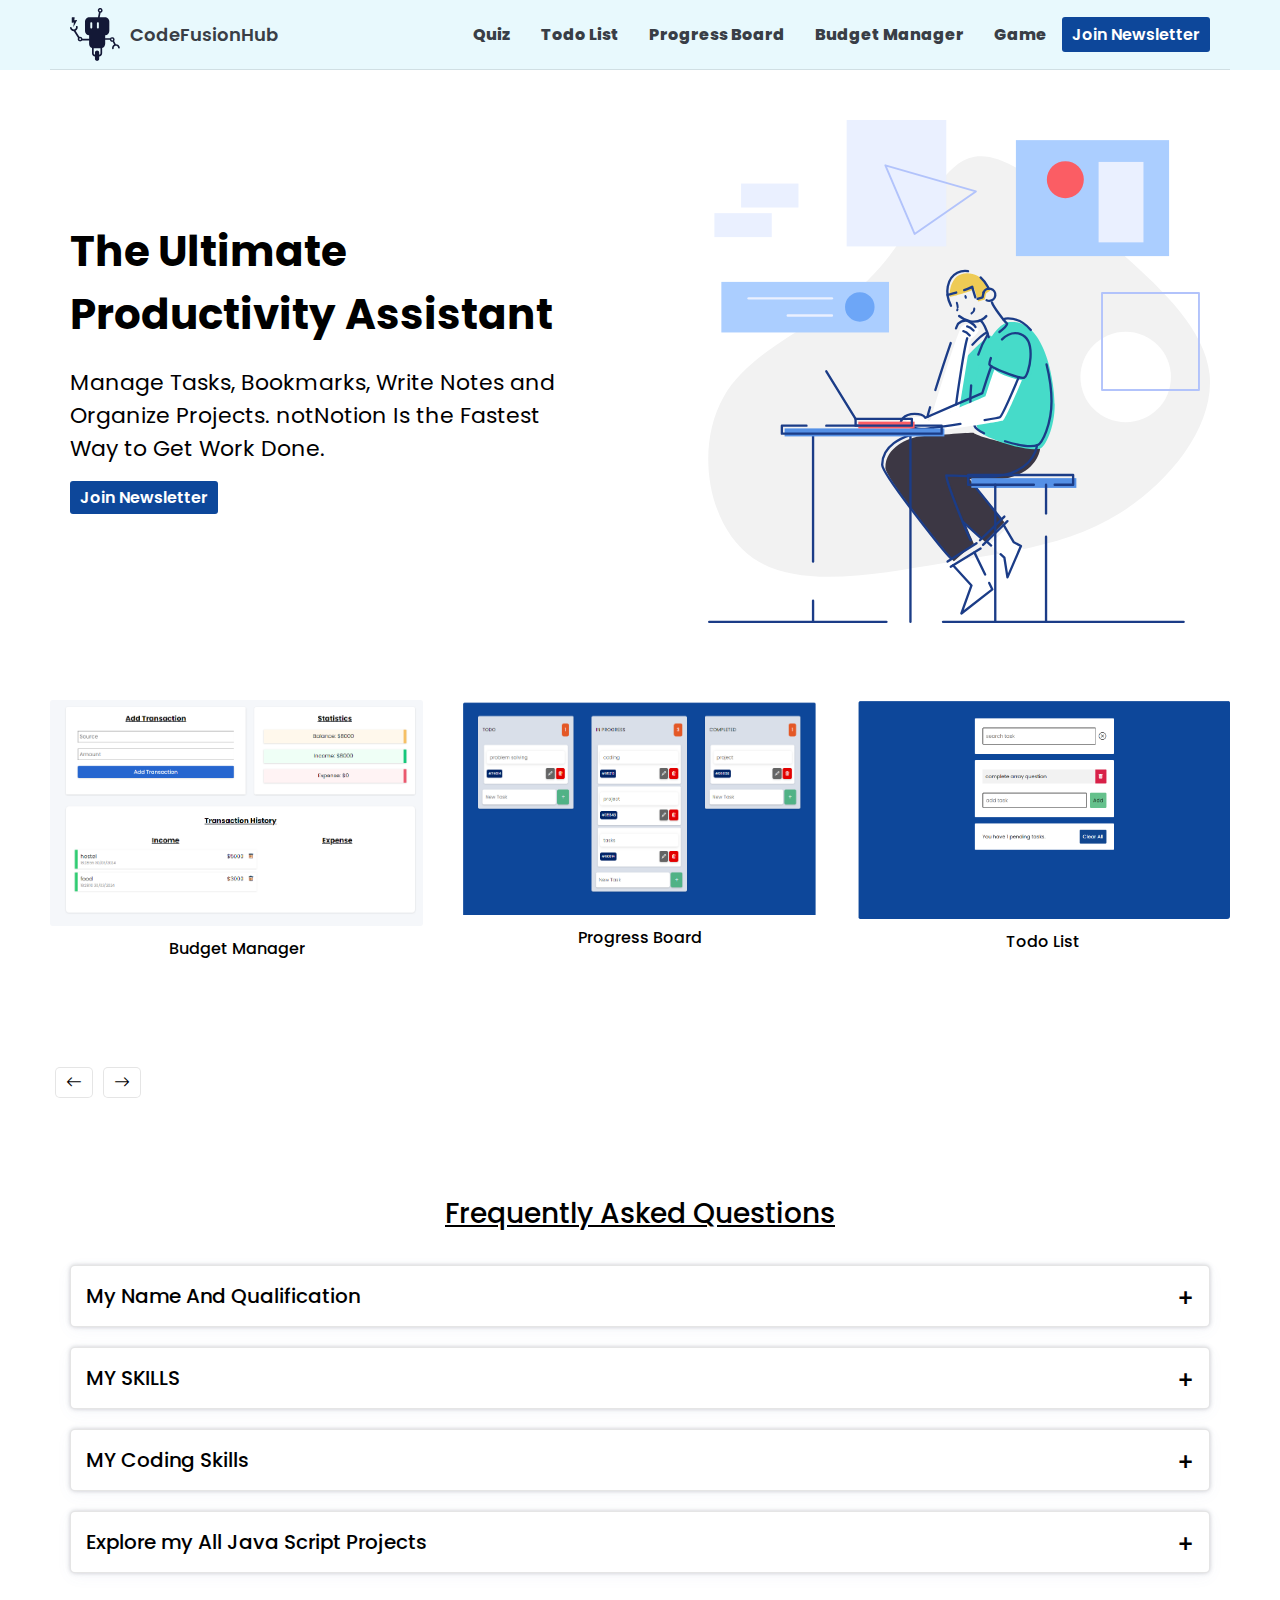
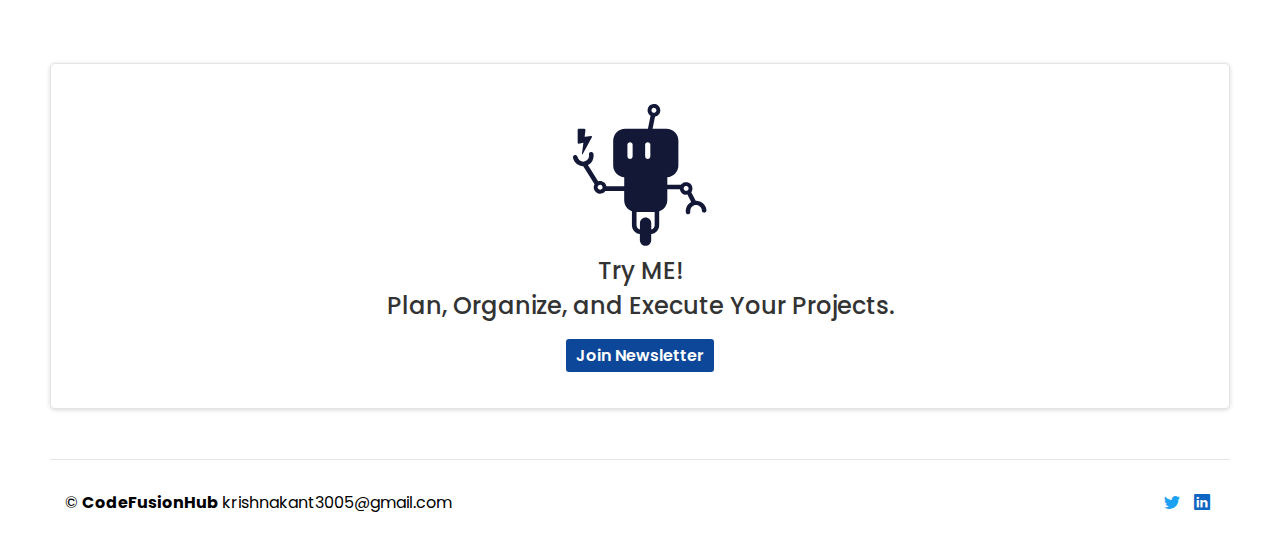
<file: index.html>
<!DOCTYPE html>
<html lang="en">
<head>
    <meta charset="UTF-8">
    <meta http-equiv="X-UA-Compatible" content="IE=edge">
    <meta name="viewport" content="width=device-width, initial-scale=1.0">
    <title>CodeFusionHub - The Ultimate Productivity Assistant</title>

    <link rel="icon" type="image/x-icon" href="./images/favicon.ico">
    <link rel="stylesheet" href="https://unpkg.com/swiper@8/swiper-bundle.min.css"/>
    <link rel="stylesheet" href="./master.css">
</head>
<body>

    <header class="header">
        <div class="container">
            <div class="navbar">
                <a href="/" class="logo">
                    <img src="/images/newlogo.svg" alt="notNotion">
                    <span>CodeFusionHub</span>
                </a>
                <nav>
                    <ul class="nav-items">
                        <li>
                            <a href="/quiz">Quiz</a>
                        </li>
                       
                        <li>
                            <a href="/todo-list">Todo List</a>
                        </li>
                        <li>
                            <a href="/progress-board">Progress Board</a>
                        </li>
                        <li>
                            <a href="/budget-manager">Budget Manager</a>
                        </li>
                        <li>
                            <a href="/0&x game/">Game</a>
                        </li>
                       
                        <span class="newsletter">Join Newsletter</span>
                    </ul>
                </nav>
                <div class="hamburger">
                    <span class="bar"></span>
                    <span class="bar"></span>
                    <span class="bar"></span>
                </div>
            </div>
        </div>
    </header>

    <main>
        <div class="container">
            <!-- 1 -->
            <section class="homepage">
                <div class="text-wrap">
                    <h1 class="title">The Ultimate Productivity Assistant</h1>
                    <h2 class="subtitle">Manage Tasks, Bookmarks, Write Notes and Organize Projects. notNotion Is the Fastest Way to Get Work Done.</h2>
                    <p><span class="newsletter">Join Newsletter</span></p>
                </div>
                <div class="visual-wrap">
                    <img src="./images/productive.svg" alt="Code Fusion Hub">
                </div>
            </section>

              <!-- 2 -->
            <section class="carousel">
                <!-- Swiper -->
                <div class="swiper mySwiper">
                    <div class="swiper-wrapper">
                    <div class="swiper-slide">
                        <img src="./images/budget$.png" alt="">
                        <p>Budget Manager</p>
                    </div>
                    <div class="swiper-slide">
                        <img src="./images/Task2.png" alt="">
                        <p>Progress Board</p>
                    </div>
                   
                    <div class="swiper-slide">
                        <img src="./images/todo.png" alt="">
                        <p>Todo List</p>
                    </div>
                    <div class="swiper-slide">
                        <img src="./images/quizimage.png" alt="">
                        <p>Quiz</p>
                    </div>
                    <div class="swiper-slide">
                        <img src="./images/tic-tac-toe.png" alt="">
                        <p>Game</p>
                    </div>
                    </div>
                    
                    <!-- <div class="swiper-pagination"></div> -->
                </div>
                <div class="swiper-button-wrapper">
                    <div class="swiper-prev">
                        <i class="bi bi-arrow-left"></i>
                    </div>
                    <div class="swiper-next">
                        <i class="bi bi-arrow-right"></i>
                    </div>
                </div>
            </section>
            <!-- 3 -->
            <section class="accordions">
                <p class="faq">Frequently Asked Questions</p>
                <div class="accordion">
                    <div class="title">My Name And Qualification</div>
                    <div class="content">Krishna Kant Choubey <b>B.TECH. Computer Science and Engineering (CSE)</b></div>
                </div>
                <div class="accordion">
                    <div class="title">MY SKILLS</div>
                    <div class="content"><b>C,C++,JAVA Script,SQL,HTML,CSS,TAILWind CSS, BOOTSTARP, REACT JS,NODE JS, Express.</b></div>
                </div>
                <div class="accordion">
                    <div class="title">MY Coding Skills</div>
                    <div class="content">Solve More than 200+ Question on LeetCode And GFG Still IN Progress.</div>
                </div>
                <div class="accordion">
                    <div class="title">Explore my All Java Script Projects</div>
                    <div class="content">Manage Tasks, Bookmarks, Write Notes and Organize Projects. notNotion Is the Fastest Way to Get Work Done.</div>
                </div>
            </section>

            <section class="tagline">
                <img src="./images/newlogo.svg" alt="Code Fusion Hub">
                <p class="main">Try ME!</p>
                <p class="sub">Plan, Organize, and Execute Your Projects.</p>
                <span class="newsletter">Join Newsletter</span>
            </section>

        </div>
    </main>

    <footer>
        <div class="container">
            <div class="footer">
                <div class="brand-name">
                    <span>© <b>CodeFusionHub</b> krishnakant3005@gmail.com</span>
                </div>
                <div class="social-icons">
                    <i  href="https://twitter.com/Krrish_2002" class="bi bi-twitter social"></i>
                    <i href="https://www.linkedin.com/in/krishna-kant-choubey/" class="bi bi-linkedin social"></i>
 
                </div>
            </div>
        </div>
        <!-- Modal section hidden -->
        <section class="modal">
            <div class="newsletter-modal">
                <p>Join Newsletter Now!</p>
                <form>
                    <input type="text" name="name" placeholder="Name" autocomplete="off">
                    <input type="email" name="email" placeholder="Email" autocomplete="off">
                    <input type="submit" value="Submit">
                </form>
                <i class="bi bi-x-lg close"></i>
            </div>
        </section>
    </footer>    

    <script src="https://unpkg.com/swiper@8/swiper-bundle.min.js"></script>
    <script src="./main.js"></script>
</body>
</html>
</file>
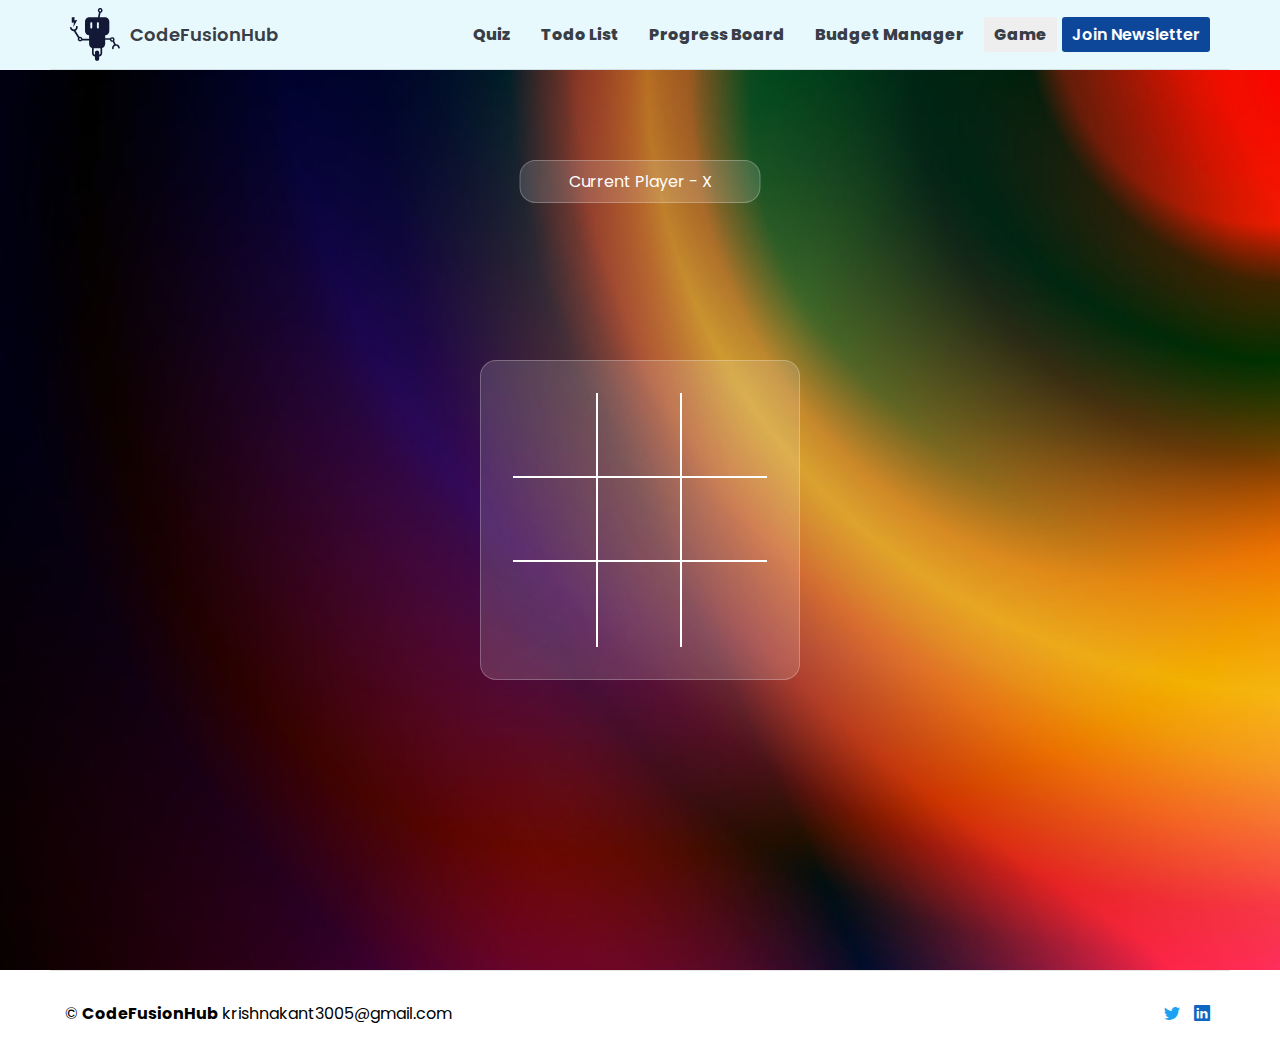
<file: 0&x game/index.html>
<!DOCTYPE html>
<html lang="en">
<head>
    <meta charset="UTF-8">
    <meta http-equiv="X-UA-Compatible" content="IE=edge">
    <meta name="viewport" content="width=device-width, initial-scale=1.0">
    <title>CodeFusionHub - The Ultimate Productivity Assistant</title>

    <link rel="icon" type="image/x-icon" href="../images/newlogo.svg">

    <link rel="preconnect" href="https://fonts.googleapis.com" />
    <link rel="preconnect" href="https://fonts.gstatic.com" crossorigin />
    <link
      href="https://fonts.googleapis.com/css2?family=Poppins:wght@200;300;400;500;600;700&display=swap"
      rel="stylesheet"
    />
    <link rel="stylesheet" href="/master.css">
    <link rel="stylesheet" href="styles.css">
</head>
<body>
    <header class="header">
        <div class="container">
            <div class="navbar">
                <a href="/" class="logo">
                    <img src="/images/newlogo.svg" alt="notNotion">
                    <span>CodeFusionHub</span>
                </a>
                <nav>
                    <ul class="nav-items">
                        <li>
                            <a href="/quiz">Quiz</a>
                        </li>
                        <li>
                            <a href="/todo-list">Todo List</a>
                        </li>
                        <li>
                            <a href="/progress-board">Progress Board</a>
                        </li>
                        <li>
                            <a href="/budget-manager">Budget Manager</a>
                        </li>
                        <li class="active">
                            <a href="/0&x game/">Game</a>
                        </li>
                        <span class="newsletter">Join Newsletter</span>
                    </ul>
                </nav>
                <div class="hamburger">
                    <span class="bar"></span>
                    <span class="bar"></span>
                    <span class="bar"></span>
                </div>
            </div>
        </div>
    </header>
    <div class="wrapper">

        <p class="game-info"></p>

        <div class="tic-tac-toe">
            <div class="box box1"></div>
            <div class="box box2"></div>
            <div class="box box3"></div>
            <div class="box box4"></div>
            <div class="box box5"></div>
            <div class="box box6"></div>
            <div class="box box7"></div>
            <div class="box box8"></div>
            <div class="box box9"></div>
        </div>

        <button class="btn">New Game</button>
    </div>
    <footer>
        <div class="container">
            <div class="footer">
                <div class="brand-name">
                    <span>© <b>CodeFusionHub</b> krishnakant3005@gmail.com</span>
                </div>
                <div class="social-icons">
                    <i  href="https://twitter.com/Krrish_2002" class="bi bi-twitter social"></i>
                    <i href="https://www.linkedin.com/in/krishna-kant-choubey/" class="bi bi-linkedin social"></i>
 
                </div>
            </div>
        </div>
        <!-- Modal section hidden -->
        <section class="modal">
            <div class="newsletter-modal">
                <p>Join Newsletter Now!</p>
                <form>
                    <input type="text" name="name" placeholder="Name" autocomplete="off">
                    <input type="email" name="email" placeholder="Email" autocomplete="off">
                    <input type="submit" value="Submit">
                </form>
                <i class="bi bi-x-lg close"></i>
            </div>
        </section>
    </footer>  
    <script src="/main.js"></script>
    <script src="index.js"></script>
</body>
</html>
</file>
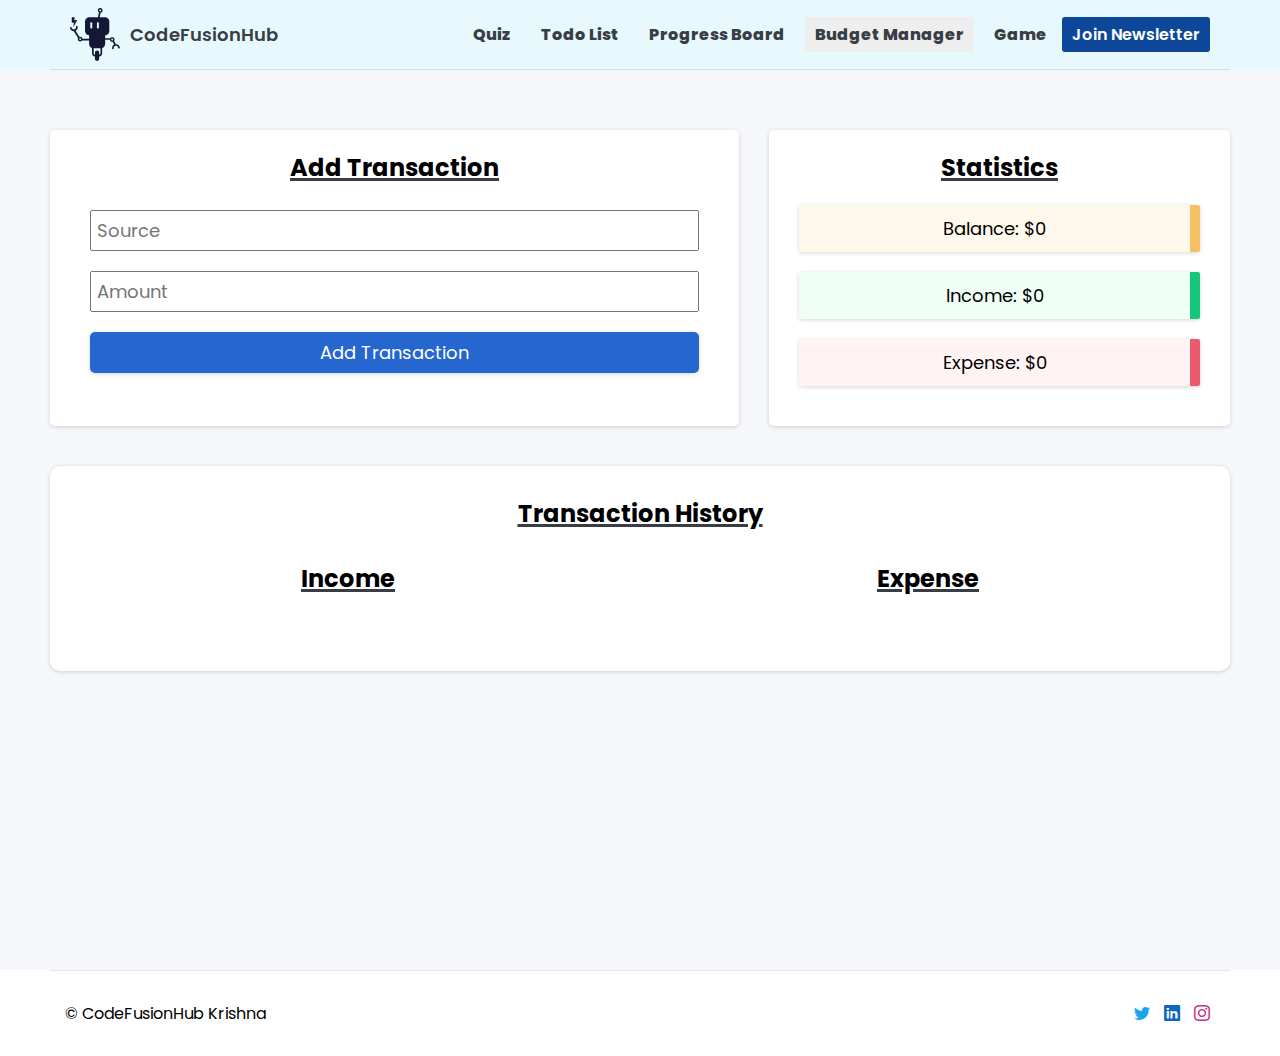
<file: budget-manager/index.html>
<!DOCTYPE html>
<html lang="en">
<head>
    <meta charset="UTF-8">
    <meta http-equiv="X-UA-Compatible" content="IE=edge">
    <meta name="viewport" content="width=device-width, initial-scale=1.0">
    <title>CodeFusionHub - Easiest Way To Track Your Transactions!</title>

    <link rel="icon" type="image/x-icon" href="./images/newlogo.svg">
    <link rel="stylesheet" href="/master.css">
    <link rel="stylesheet" href="./style.css">
</head>
<body>
    <header class="header">
        <div class="container">
            <div class="navbar">
                <a href="/" class="logo">
                    <img src="/images/newlogo.svg" alt="notNotion">
                    <span>CodeFusionHub</span>
                </a>
                <nav>
                    <ul class="nav-items">
                        <li>
                            <a href="/quiz">Quiz</a>
                        </li>
                        <li>
                            <a href="/todo-list">Todo List</a>
                        </li>
                        <li>
                            <a href="/progress-board">Progress Board</a>
                        </li>
                        <li class="active">
                            <a href="/budget-manager">Budget Manager</a>
                        </li>
                        <li>
                            <a href="/0&x game/">Game</a>
                        </li>
                        <span class="newsletter">Join Newsletter</span>
                    </ul>
                </nav>
                <div class="hamburger">
                    <span class="bar"></span>
                    <span class="bar"></span>
                    <span class="bar"></span>
                </div>
            </div>
        </div>
    </header>

    <main>
        <div class="outer-wrap">
            <div class="inner-wrap">
                <!-- <section class="heading">
                    <p class="title">notNotion</p>
                    <p class="subtitle">Easiest Way To Track Your Transactions!</p>
                </section> -->

                <section class="transaction-control">
                    <div class="actions">
                        <h3>Add Transaction</h3>
                        <form class="add">
                            <input type="text" name="source" placeholder="Source" autocomplete="off">
                            <input type="number" name="amount" placeholder="Amount" autocomplete="off">
                            <input type="submit" value="Add Transaction">
                        </form>
                    </div>
                    <div class="stats">
                        <h3>Statistics</h3>
                        <p class="balance">
                            Balance: $<span id="balance"></span>
                        </p>
                        <p class="income">
                            Income: $<span id="income"></span>
                        </p>
                        <p class="expense">
                            Expense: $<span id="expense"></span>
                        </p>
                    </div>
                </section>

                <section class="transaction-history">
                    <h3>Transaction History</h3>
                    <div class="records">
                        <div class="income">
                            <h3>Income</h3>
                            <ul class="income-list">

                            </ul>
                        </div>
                        <div class="expense">
                            <h3>Expense</h3>
                            <ul class="expense-list">

                            </ul>
                        </div>
                    </div>

                </section>
            </div>
        </div>
    </main>

    <footer>
        <div class="container">
            <div class="footer">
                <div class="brand-name">
                    <span>© CodeFusionHub Krishna</span>
                </div>
                <div class="social-icons">
                    <i  href="https://twitter.com/Krrish_2002" class="bi bi-twitter social"></i>
                    <i href="https://www.linkedin.com/in/krishna-kant-choubey/" class="bi bi-linkedin social"></i>
                    <i class="bi bi-instagram social"></i>
                </div>
            </div>
        </div>
        <section class="modal">
            <div class="newsletter-modal">
                <p>Join Newsletter Now!</p>
                <form>
                    <input type="text" name="name" placeholder="Name" autocomplete="off">
                    <input type="email" name="email" placeholder="Email" autocomplete="off">
                    <input type="submit" value="Submit">
                </form>
                <i class="bi bi-x-lg close"></i>
            </div>
        </section>
    </footer> 

    <script src="/main.js"></script>
    <script src="./index.js"></script>
    
</body>
</html>
</file>
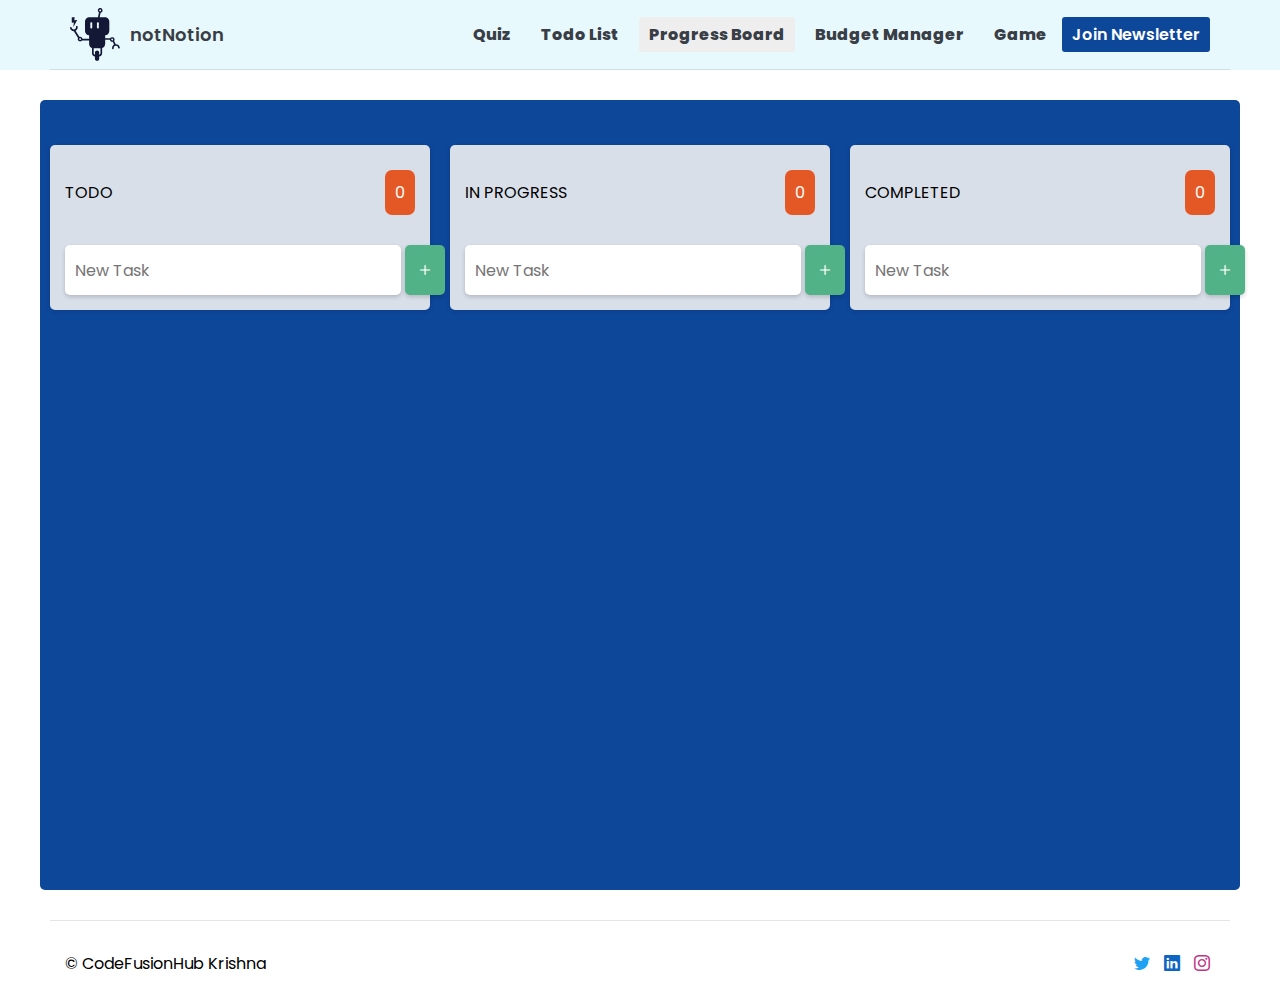
<file: progress-board/index.html>
<!DOCTYPE html>
<html lang="en">
<head>
    <meta charset="UTF-8">
    <meta http-equiv="X-UA-Compatible" content="IE=edge">
    <meta name="viewport" content="width=device-width, initial-scale=1.0">
    <title>notNotion - Web Based Kanban Style Application To Handle Project Progress</title>

    <link rel="icon" type="image/x-icon" href="./images/favicon.ico">
    <link rel="stylesheet" href="/master.css">
    <link rel="stylesheet" href="./style.css">
</head>

<body>
    <header class="header">
        <div class="container">
            <div class="navbar">
                <a href="/" class="logo">
                    <img src="/images/newlogo.svg" alt="notNotion">
                    <span>notNotion</span>
                </a>
                <nav>
                    <ul class="nav-items">
                        <li>
                            <a href="/quiz">Quiz</a>
                        </li>
                        <li>
                            <a href="/todo-list">Todo List</a>
                        </li>
                        <li class="active">
                            <a href="/progress-board">Progress Board</a>
                        </li>
                        <li>
                            <a href="/budget-manager">Budget Manager</a>
                        </li>
                        <li>
                            <a href="/0&x game/">Game</a>
                        </li>
                        <span class="newsletter">Join Newsletter</span>
                    </ul>
                </nav>
                <div class="hamburger">
                    <span class="bar"></span>
                    <span class="bar"></span>
                    <span class="bar"></span>
                </div>
            </div>
        </div>
    </header>

    <main>
        <div class="outer-wrap">
            <div class="inner-wrap">
                <!-- <section class="heading">
                    <p class="title">notNotion</p>
                    <p class="subtitle">Web Based Kanban Style Application To Handle Project Progress</p>
                </section> -->
                <section class="kanban">
                    <div class="taskbox">
                        <div class="title">
                            <p>TODO</p>
                            <span class="todo">2</span>
                        </div>
                        <div class="cards todo" data-id="0">
                        </div>
                        <form class="add">
                            <input type="text" name="task" placeholder="New Task" autocomplete="off" maxlength="30">
                            <button class="bi bi-plus" data-id="0" name="submit"></button>
                        </form>
                    </div>
                    <div class="taskbox">
                        <div class="title">
                            <p>IN PROGRESS</p>
                            <span class="pending">1</span>
                        </div>
                        <div class="cards pending" data-id="1">
                        </div>
                        <form class="add">
                            <input type="text" name="task" placeholder="New Task" autocomplete="off" maxlength="30">
                            <button class="bi bi-plus" data-id="1" name="submit"></button>
                        </form>
                    </div>
                    <div class="taskbox">
                        <div class="title">
                            <p>COMPLETED</p>
                            <span class="completed">2</span>
                        </div>
                        <div class="cards completed" data-id="2">
                        </div>
                        <form class="add">
                            <input type="text" name="task" placeholder="New Task" autocomplete="off" maxlength="30">
                            <button class="bi bi-plus" data-id="2" name="submit"></button>
                        </form>
                    </div>
                </section>
            </div>
        </div>
    </main>

    <footer>
        <div class="container">
            <div class="footer">
                <div class="brand-name">
                    <span>© CodeFusionHub Krishna</span>
                </div>
                <div class="social-icons">
                    <i  href="https://twitter.com/Krrish_2002" class="bi bi-twitter social"></i>
                    <i href="https://www.linkedin.com/in/krishna-kant-choubey/" class="bi bi-linkedin social"></i>
                    <i class="bi bi-instagram social"></i>
                </div>
            </div>
        </div>
        <section class="modal">
            <div class="newsletter-modal">
                <p>Join Newsletter Now!</p>
                <form>
                    <input type="text" name="name" placeholder="Name" autocomplete="off">
                    <input type="email" name="email" placeholder="Email" autocomplete="off">
                    <input type="submit" value="Submit">
                </form>
                <i class="bi bi-x-lg close"></i>
            </div>
        </section>
    </footer>

    <script src="/main.js"></script>
    <script type="module" src="./index.js"></script>
</body>
</html>
</file>
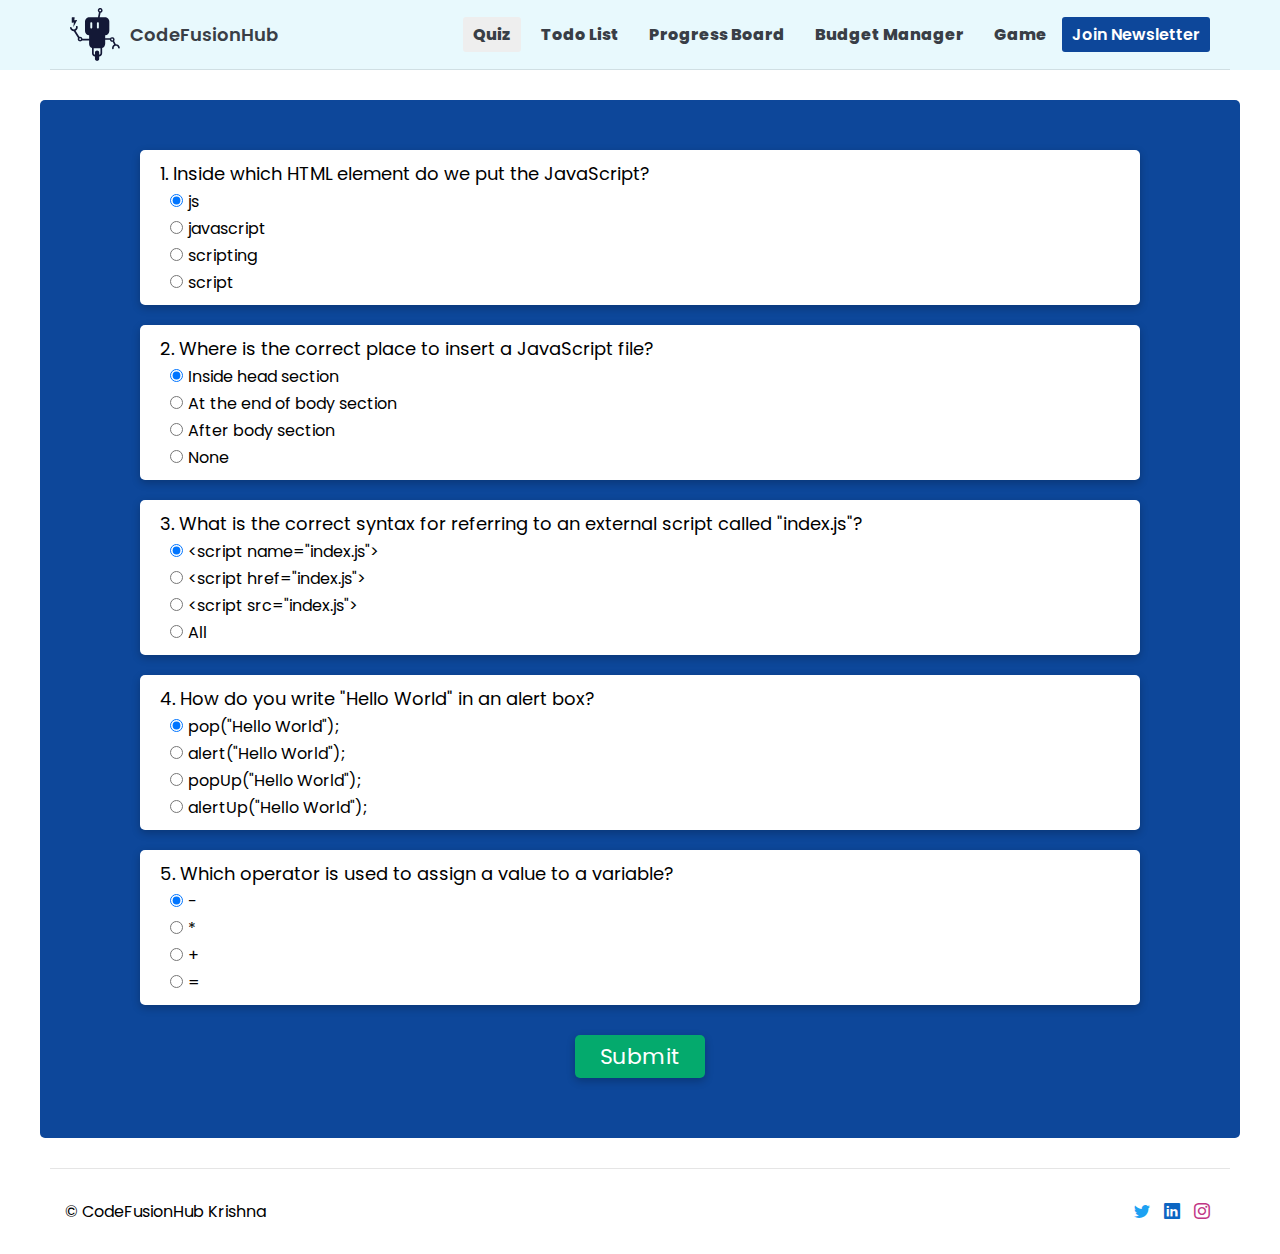
<file: quiz/index.html>
<!DOCTYPE html>
<html lang="en">
<head>
    <meta charset="UTF-8">
    <meta http-equiv="X-UA-Compatible" content="IE=edge">
    <meta name="viewport" content="width=device-width, initial-scale=1.0">
    <title>CodeFusionHub -  Daily Quiz To Test Your JavaScript Knowledge!</title>

    <link rel="icon" type="image/x-icon" href="./images/favicon.ico">
    <link rel="stylesheet" href="/master.css">
    <link rel="stylesheet" href="./style.css">
</head>
<body>

    <header class="header">
        <div class="container">
            <div class="navbar">
                <a href="/" class="logo">
                    <img src="/images/newlogo.svg" alt="notNotion">
                    <span>CodeFusionHub</span>
                </a>
                <nav>
                    <ul class="nav-items">
                        <li class="active">
                            <a href="/quiz">Quiz</a>
                        </li>
                        <li>
                            <a href="/todo-list">Todo List</a>
                        </li>
                        <li>
                            <a href="/progress-board">Progress Board</a>
                        </li>
                        <li>
                            <a href="/budget-manager">Budget Manager</a>
                        </li>
                        <li>
                            <a href="/0&x game/">Game</a>
                        </li>
                        <span class="newsletter">Join Newsletter</span>
                    </ul>
                </nav>
                <div class="hamburger">
                    <span class="bar"></span>
                    <span class="bar"></span>
                    <span class="bar"></span>
                </div>
            </div>
        </div>
    </header>

    <main>
        <section class="quiz">
            <!-- <div class="heading">
                <p class="title">notNotion</p>
                <p class="subtitle">Daily Quiz To Test Your JavaScript Knowledge!</p>
            </div> -->

            <div class="result hide">
                <p></p>
                <p class="reload">
                    <button onclick="document.location.reload(true)">Try Again?</button>
                </p>
            </div>

            <form class="quiz-form">
                <div class="question">
                    <p>1. Inside which HTML element do we put the JavaScript?</p>
                    <div class="option">
                        <input type="radio" name="q1" id="" value="A" checked>
                        <label for="">js</label>
                    </div>
                    <div class="option">
                        <input type="radio" name="q1" id="" value="B">
                        <label for="">javascript</label>
                    </div>
                    <div class="option">
                        <input type="radio" name="q1" id="" value="C">
                        <label for="">scripting</label>
                    </div>
                    <div class="option">
                        <input type="radio" name="q1" id="" value="D">
                        <label for="">script</label>
                    </div>
                </div>

                <div class="question">
                    <p>2. Where is the correct place to insert a JavaScript file?</p>
                    <div class="option">
                        <input type="radio" name="q2" id="" value="A" checked>
                        <label for="">Inside head section</label>
                    </div>
                    <div class="option">
                        <input type="radio" name="q2" id="" value="B">
                        <label for="">At the end of body section</label>
                    </div>
                    <div class="option">
                        <input type="radio" name="q2" id="" value="C">
                        <label for="">After body section</label>
                    </div>
                    <div class="option">
                        <input type="radio" name="q2" id="" value="D">
                        <label for="">None</label>
                    </div>
                </div>

                <div class="question">
                    <p>3. What is the correct syntax for referring to an external script called "index.js"?</p>
                    <div class="option">
                        <input type="radio" name="q3" id="" value="A" checked>
                        <label for="">&#60;script name="index.js"&#62;</label>
                    </div>
                    <div class="option">
                        <input type="radio" name="q3" id="" value="B">
                        <label for="">&#60;script href="index.js"&#62;</label>
                    </div>
                    <div class="option">
                        <input type="radio" name="q3" id="" value="C">
                        <label for="">&#60;script src="index.js"&#62;</label>
                    </div>
                    <div class="option">
                        <input type="radio" name="q3" id="" value="D">
                        <label for="">All</label>
                    </div>
                </div>

                <div class="question">
                    <p>4. How do you write "Hello World" in an alert box?</p>
                    <div class="option">
                        <input type="radio" name="q4" id="" value="A" checked>
                        <label for="">pop("Hello World");</label>
                    </div>
                    <div class="option">
                        <input type="radio" name="q4" id="" value="B">
                        <label for="">alert("Hello World");</label>
                    </div>
                    <div class="option">
                        <input type="radio" name="q4" id="" value="C">
                        <label for="">popUp("Hello World");</label>
                    </div>
                    <div class="option">
                        <input type="radio" name="q4" id="" value="D">
                        <label for="">alertUp("Hello World");</label>
                    </div>
                </div>

                <div class="question">
                    <p>5. Which operator is used to assign a value to a variable?</p>
                    <div class="option">
                        <input type="radio" name="q5" id="" value="A" checked>
                        <label for="">-</label>
                    </div>
                    <div class="option">
                        <input type="radio" name="q5" id="" value="B">
                        <label for="">*</label>
                    </div>
                    <div class="option">
                        <input type="radio" name="q5" id="" value="C">
                        <label for="">+</label>
                    </div>
                    <div class="option">
                        <input type="radio" name="q5" id="" value="D">
                        <label for="">=</label>
                    </div>
                </div>
                <div class="submit">
                    <input type="submit" value="Submit">
                </div>
            </form>
        </section>
    </main>

    <footer>
        <div class="container">
            <div class="footer">
                <div class="brand-name">
                    <span>© CodeFusionHub Krishna</span>
                </div>
                <div class="social-icons">
                    <i  href="https://twitter.com/Krrish_2002" class="bi bi-twitter social"></i>
                    <i href="https://www.linkedin.com/in/krishna-kant-choubey/" class="bi bi-linkedin social"></i>
                   
                    <i class="bi bi-instagram social"></i>
                </div>
            </div>
        </div>
        <section class="modal">
            <div class="newsletter-modal">
                <p>Join Newsletter Now!</p>
                <form>
                    <input type="text" name="name" placeholder="Name" autocomplete="off">
                    <input type="email" name="email" placeholder="Email" autocomplete="off">
                    <input type="submit" value="Submit">
                </form>
                <i class="bi bi-x-lg close"></i>
            </div>
        </section>
    </footer>  

    <script src="/main.js"></script>
    <script src="./index.js"></script>
    
</body>
</html>
</file>
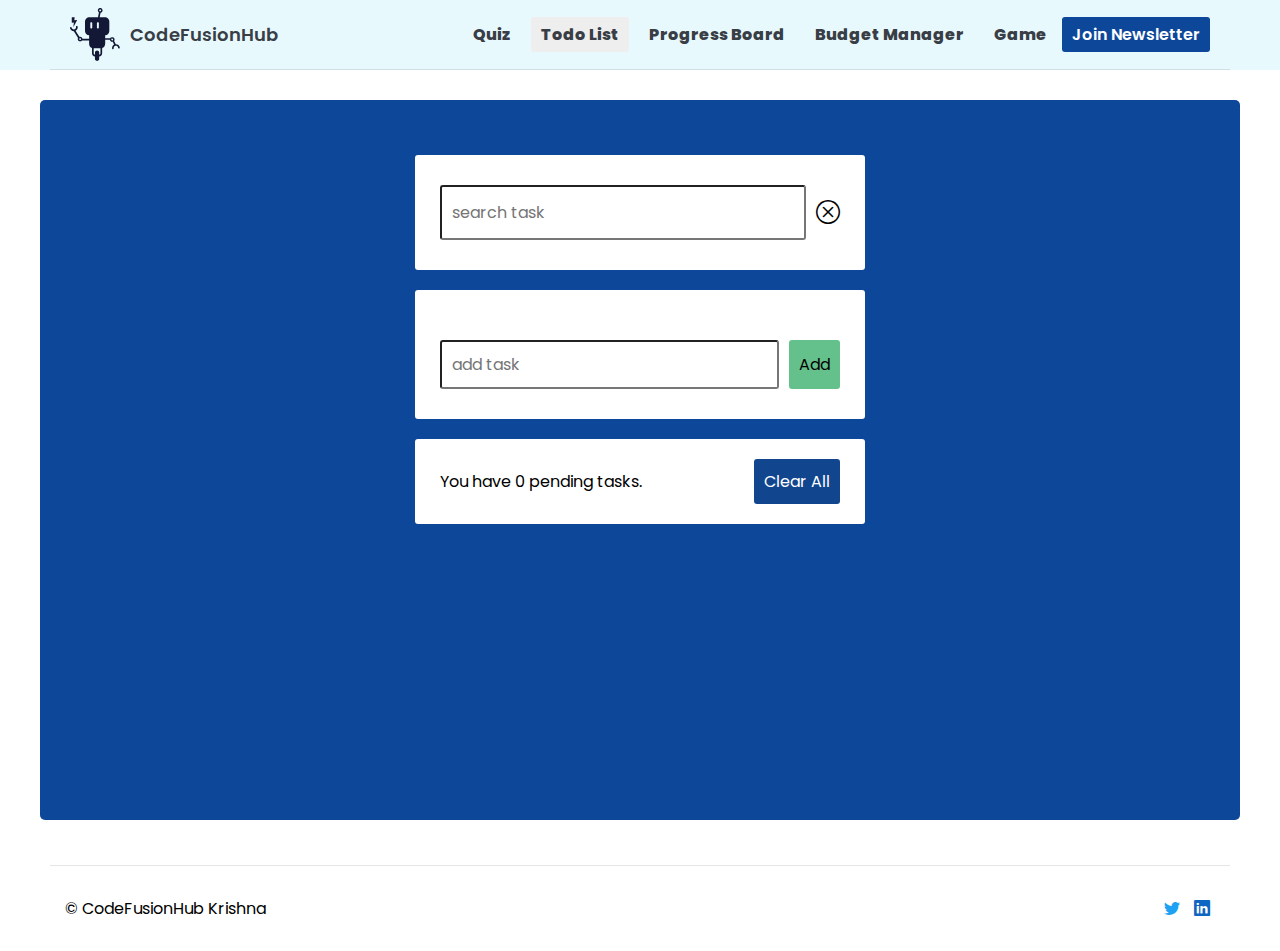
<file: todo-list/index.html>
<!DOCTYPE html>
<html lang="en">
<head>
    <meta charset="UTF-8">
    <meta http-equiv="X-UA-Compatible" content="IE=edge">
    <meta name="viewport" content="width=device-width, initial-scale=1.0">
    <title>notNotion - Manage And Search Your Pending Tasks In Clicks!</title>

    <link rel="icon" type="image/x-icon" href="./images/favicon.ico">
    <link rel="stylesheet" href="/master.css">
    <link rel="stylesheet" href="./style.css">
</head>
<body>

    <header class="header">
        <div class="container">
            <div class="navbar">
                <a href="/" class="logo">
                    <img src="/images/newlogo.svg" alt="notNotion">
                    <span>CodeFusionHub</span>
                </a>
                <nav>
                    <ul class="nav-items">
                        <li>
                            <a href="/quiz">Quiz</a>
                        </li>
                        <li class="active">
                            <a href="/todo-list">Todo List</a>
                        </li>
                        <li>
                            <a href="/progress-board">Progress Board</a>
                        </li>
                        <li>
                            <a href="/budget-manager">Budget Manager</a>
                        </li>
                        <li>
                            <a href="/0&x game/">Game</a>
                        </li>
                        <span class="newsletter">Join Newsletter</span>
                    </ul>
                </nav>
                <div class="hamburger">
                    <span class="bar"></span>
                    <span class="bar"></span>
                    <span class="bar"></span>
                </div>
            </div>
        </div>
    </header>
    
    <main>
        <div class="wrap">
            <!-- <section class="heading">
                <p class="title">notNotion</p>
                <p class="subtitle">Manage And Search Your Pending Tasks In Clicks!</p>
            </section> -->

            <section class="task-manager">
                <div class="search-box">
                    <form class="search">
                        <input type="text" name="task" placeholder="search task" autocomplete="off">
                        <i class="bi bi-x-circle reset"></i>
                    </form>
                </div>
                <div class="task-box">
                    <ul class="tasks">
                    </ul>
                    <form class="add">
                        <input type="text" name="task" placeholder="add task" autocomplete="off">
                        <input type="submit" value="Add">
                    </form>
                </div>
                <div class="message">
                    <span></span>
                    <button class="clear">Clear All</button>
                </div>
            </section>
        </div>
    </main>

    <footer>
        <div class="container">
            <div class="footer">
                <div class="brand-name">
                    <span>© CodeFusionHub Krishna</span>
                </div>
                <div class="social-icons">
                    <i class="bi bi-twitter social"></i>
                    <i class="bi bi-linkedin social"></i>
                    
                </div>
            </div>
        </div>
        <section class="modal">
            <div class="newsletter-modal">
                <p>Join Newsletter Now!</p>
                <form>
                    <input type="text" name="name" placeholder="Name" autocomplete="off">
                    <input type="email" name="email" placeholder="Email" autocomplete="off">
                    <input type="submit" value="Submit">
                </form>
                <i class="bi bi-x-lg close"></i>
            </div>
        </section>
    </footer>

    <script src="/main.js"></script>
    <script src="./index.js"></script>
    
</body>
</html>
</file>
<file: master.css>
@import url('https://fonts.googleapis.com/css2?family=Poppins:ital,wght@0,100;0,200;0,300;0,400;0,500;0,600;0,700;0,800;0,900;1,100;1,200;1,300;1,400;1,500;1,600;1,700;1,800;1,900&display=swap');
@import url("https://cdn.jsdelivr.net/npm/bootstrap-icons@1.8.1/font/bootstrap-icons.css");

:root {
    --box-shadow: #00000029 0px 1px 4px;
}

* {
    margin: 0;
    padding: 0;
    box-sizing: border-box;
    font-size: 16px;
    font-family: 'Poppins', sans-serif;
    text-decoration: none;
    list-style: none;
}

body{
    background-color: #FFFFFF;
}

main{
    min-height: 85vh;
}

.container{
    max-width: 1200px;
    margin: auto;
    padding: 0px 10px;
}

.header{
    background-color: #e8f9fd;
}

.header .navbar{
    display: flex;
    justify-content: space-between;
    align-items: center;
    min-height: 70px;
    padding: 0px 20px;
    border-bottom: 1px solid #0000001a;
}

.header .logo{
    max-width: 50px;
    display: flex;
    align-items: center;
}

.header .logo img{
    width: 100%;
}

.header .logo span{
    margin-left: 10px;
    font-size: 18px;
    font-weight: 600;
    color: #393E46;
}  

.header .nav-items{
    display: flex;
}

.header .nav-items li{
    padding: 5px 10px;
    margin: 5px;
    border-radius: 3px;
    font-weight: 800;
}

.header .nav-items li:hover{
    background-color: #EEEEEE;
}

.header .nav-items li.active{
    background-color: #EEEEEE;
}

.header .nav-items a{
    color: #393E46;
}

.header .hamburger{
    display: none;
    cursor: pointer;
}

.header .hamburger .bar{
    display: block;
    width: 25px;
    height: 3px;
    margin: 5px auto;
    background-color: #393E46;
    transition: all 0.3s ease-in-out;
}

.newsletter{
    background-color: #0d479a;
    color: #FFFFFF;
    cursor: pointer;
    padding: 5px 10px;
    margin: 5px 0px;
    border-radius: 3px;
    font-weight: 600;
}

.newsletter:hover{
    background-color: #0c3d81 !important;
}

.homepage{
    display: flex;
    justify-content: space-between;
    flex-wrap: wrap;
    margin: 50px 20px;
}

.homepage .text-wrap{
    width: 44%;
    align-self: center;
}

.homepage .text-wrap * {
    margin-bottom: 20px;
}

.homepage .title{
    font-size: 42px;
}

.homepage .subtitle{
    font-size: 22px;
    font-weight: 400;
}

.homepage .visual-wrap{
    width: 44%;
   text-align: center;
}

.homepage .visual-wrap img{
    max-height: 60vh;
}

.carousel{
    margin: 70px auto;
    user-select: none;
}

.carousel .swiper {
    width: 100%;
    height: 100%;
}

.carousel .swiper-slide {
    text-align: center;
    font-size: 18px;
    background: #fff;

    /* Center slide text vertically */
    display: -webkit-box;
    display: -ms-flexbox;
    display: -webkit-flex;
    display: flex;
    -webkit-box-pack: center;
    -ms-flex-pack: center;
    -webkit-justify-content: center;
    justify-content: center;
    -webkit-box-align: center;
    -ms-flex-align: center;
    -webkit-align-items: center;
    align-items: center;

    flex-direction: column;
}

.carousel .swiper-slide img {
    display: block;
    width: 100%;
    height: 100%;
    object-fit: cover;
    border-radius: 3px;
}

.carousel .swiper-slide p {
    margin-top: 10px;
    font-weight: 500;
}

.carousel .swiper-button-wrapper{
    display: flex;
    margin-top: 10px;
    font-size: 20px;
}

.carousel .swiper-prev, .carousel .swiper-next{
    background-color: #FFFFFF;
    border: 1px solid #0000001a;
    margin: 5px;
    padding: 2px 10px;
    border-radius: 5px;
    cursor: pointer;
}

.carousel .swiper-prev:hover, .carousel .swiper-next:hover{
    background-color: #F2F2F2;
}

.accordions{
    margin: 50px auto;
    padding: 20px;
}

.accordions .faq{
    font-size: 28px;
    font-weight: 500;
    margin-bottom: 30px;
    text-align: center;
    text-decoration: underline;
}

.accordions .accordion{
    margin: 20px 0px;
    background-color: #FFFFFF;
    border-radius: 5px;
    border: 1px solid #0000001a;
    box-shadow: rgba(67, 71, 85, 0.27) 0px 0px 0.25em, rgba(90, 125, 188, 0.05) 0px 0.25em 1em;
}

.accordions .title{
    font-size: 20px;
    font-weight: 500;
    cursor: pointer;
    padding: 15px;
    user-select: none;
    position: relative;
}

.accordion .title::after{
    content: "+";
    font-size: 24px;
    position: absolute;
    right: 16px;
}

.accordions .title.active::after{
    content: "-";
}

.accordions .content{
    padding: 15px;
    display: none;
    border-top: 1px solid #0000001a;
    user-select: none;
    background-color: #f6f8fd;
    border-left: 3px solid #0c3d81;
    font-size: 18px;
}

.accordions .content.active{
    display: block;
}

.tagline{
    margin: 50px auto;
    padding: 40px 10px;
    text-align: center;
    border: 1px solid #0000001a;
    border-radius: 5px;
    box-shadow: var(--box-shadow);
}

.tagline p{
    font-size: 24px;
    font-weight: 500;
    color: #333333;
}

.tagline .sub{
    margin-bottom: 20px;
}

.modal{
    background-color: #393E46D8;
    width: 100%;
    height: 100%;
    position: fixed;
    top: 0;
    left: 0;
    opacity: 0;
    pointer-events: none;
}

.modal.show{
    pointer-events: auto;
    z-index: 2;
    opacity: 1;
    transition: opacity 0.3s ease;
}

.modal .newsletter-modal{
    background-color: #FFFFFF;
    border: 1px solid #0000001a;
    border-radius: 5px;
    max-width: 350px;
    padding: 70px 25px;
    box-shadow: var(--box-shadow);
    position: relative;
    top: 50%;
    left: 50%;
    transform: translateX(-50%) translateY(-50%);
}

.modal .close{
    position: absolute;
    top: 10px;
    right: 10px;
    cursor: pointer;
}

.modal .newsletter-modal p{
    font-size: 20px;
    text-align: center;
    font-weight: 500;
    margin-bottom: 15px;
}

.modal form{
    display: flex;
    flex-direction: column;
    gap: 15px;
}

.modal form input{
    font-size: 16px;
    border-radius: 3px;
    border: 1px solid #0000001a;
    padding: 5px;
}

.modal form input[type="submit"]{
    background-color: #0d479a;
    color: #FFFFFF;
    cursor: pointer;
}

footer{
    background-color: #FFFFFF;
}

footer .footer{
    display: flex;
    justify-content: space-between;
    padding: 30px 15px;
    border-top: 1px solid #0000001a;
}

.footer i.social{
    margin: 0px 5px;
    cursor: pointer;
}

footer .bi-twitter {
    color: #1da1f2;
}

footer .bi-linkedin {
    color: #0C66C2;
}

footer .bi-instagram {
    color: #c13584;
}

footer .bi-youtube {
    color: #db0000;
}



@media (max-width: 960px){
    .header .nav-items{
        flex-direction: column;
        position: fixed;
        top: 70px;
        left: -100%;
        background-color: #FFFFFF;
        color: #393E46;
        width: 100%;
        transition: 0.3s;
    }

    .header .nav-items.active{
        left: 0px;
    }

    .header .nav-items li{
        border-bottom: 1px solid #0000001a;
        padding: 20px;
    }

    .header .newsletter{
        padding: 20px;
        margin: 10px;
    }

    .header .hamburger{
        display: block;
    }
   /* ---
      ---
      --- */
    .header .hamburger.active .bar:nth-child(2){
        opacity: 0;
    }

    .header .hamburger.active .bar:nth-child(1){
        transform: translateY(8px) rotate(45deg);
    }

    .header .hamburger.active .bar:nth-child(3){
        transform: translateY(-8px) rotate(-45deg);
    }

    .homepage .text-wrap{
        width: 100%;
    }

    .homepage .visual-wrap{
        width: 100%;
    }
}
</file>
<file: 0&x game/styles.css>
*,
*::before,
*::after {
  box-sizing: border-box;
  margin: 0;
  padding: 0;
  font-family: "Poppins", "sans-serif";
}

.wrapper {
  width: 100vw;
  min-height: 100vh;
  background-image: url(./assets/gradient-bg.jpg);
  background-size: cover;
  background-position: center;
  display: grid;
  place-items: center;
}

.game-info {
  color: white;
  position: absolute;
  top: 10rem;
  left: 50%;
  transform: translateX(-50%);
  background-color: rgba(255, 255, 255, 0.15);
  border-radius: 1rem;
  border: 1px solid rgba(255, 255, 255, 0.25);
  padding: 0.5rem 3rem;
  /* text-align:center; */
}

.tic-tac-toe {
  width: 90%;
  max-width: 20rem;
  background-color: rgba(255, 255, 255, 0.15);
  border-radius: 1rem;
  border: 1px solid rgba(255, 255, 255, 0.25);
  padding: 2rem;
  display: grid;
  grid-template-columns: repeat(3, 1fr);
  aspect-ratio: 1/1;
}

.box {
  position: relative;
  width: 100%;
  aspect-ratio: 1/1;
  cursor: pointer;
  font-size: 3rem;
  color: white;
  display: flex;
  justify-content: center;
  align-items: center;
}

.box1,
.box2,
.box4,
.box5 {
  border-right: 2px solid white;
  border-bottom: 2px solid white;
}

.box3,
.box6 {
  border-bottom: 2px solid white;
}

.box7,
.box8 {
  border-right: 2px solid white;
}

.btn {
  color: white;
  position: absolute;
  bottom: 3rem;
  left: 50%;
  transform: translateX(-50%);
  background-color: rgba(255, 255, 255, 0.15);
  border-radius: 1rem;
  border: 1px solid rgba(255, 255, 255, 0.25);
  padding: 0.5rem 2rem;
  cursor: pointer;
  display: none;
}

.btn.active {
  display: flex;
}

.win {
  background-color: rgba(0, 255, 0, 0.3);
}
</file>
<file: budget-manager/style.css>
@import url('https://fonts.googleapis.com/css2?family=Poppins:ital,wght@0,100;0,200;0,300;0,400;0,500;0,600;0,700;0,800;0,900;1,100;1,200;1,300;1,400;1,500;1,600;1,700;1,800;1,900&family=Roboto&display=swap');
@import url("https://cdn.jsdelivr.net/npm/bootstrap-icons@1.8.2/font/bootstrap-icons.css");

:root{
    --box-shadow: rgba(0, 0, 0, 0.16) 0px 1px 4px;
}

* {
    margin: 0;
    padding: 0;
    box-sizing: border-box;
    font-size: 16px;
    font-family: 'Poppins', sans-serif;
    text-decoration: none;
    list-style: none;
}

h3{
    text-align: center;
    margin-bottom: 15px;
    text-decoration: underline solid #393E46 3px;
    font-size: 24px;
}

.outer-wrap{
    width: 100%;
    min-height: 100vh;
    background-color: #F5F7FA;
    padding: 30px;
}

.inner-wrap{
    max-width: 1200px;
    margin: auto;
}

.heading {
    margin: 30px auto;
    padding: 0px 20px;
}

.heading .title{
    font-size: 30px;
    color: #000000;
    font-weight: 500;
    text-align: center;
}

.heading .subtitle{
    font-size: 20px;
    color: #000000;
    font-weight: 300;
    text-align: center;
}

.transaction-control{
    display: flex;
    justify-content: space-around;
    flex-wrap: wrap;
    gap: 10px;
    margin: 30px auto;
}

.actions, .stats{
    flex-grow: 1;
    background-color: #FFFFFF;
    padding: 20px;
    box-shadow: var(--box-shadow);
    border-radius: 5px;
    margin: 0px 10px;
}

.actions .add{
    display: flex;
    flex-direction: column;
    margin: 10px;
}

.actions .add input{
    font-size: 18px;
    padding: 5px;
    margin: 10px;
}

.actions .add input[type="submit"]{
    padding: 7px 15px;
    border-radius: 5px;
    border: 0px;
    background-color: #2666CF;
    color: #FFFFFF;
    cursor: pointer;
    box-shadow: var(--box-shadow);
}

.stats p{
    background-color: #bed7ff;
    margin: 20px 10px;
    padding: 10px 20px;
    box-shadow: var(--box-shadow);
    font-size: 18px;
    border-radius: 2px;
    text-align: center;
}

.stats p.balance{
    background-color: #fff2dd92;
    border-right: 10px solid #F6C065;
}

.stats p.income{
    background-color: #e7fff1ad;
    border-right: 10px solid #16c77a;
}

.stats p.expense{
    background-color: #ffeef0bb;
    border-right: 10px solid #EB596E;
}

.stats p span{
    font-size: 18px;
}

.transaction-history{
    margin: 40px 10px;
    background-color: #FFFFFF;
    border-radius: 10px;
    padding: 30px 0px;
    box-shadow: var(--box-shadow);
}

.records{
    display: flex;
    justify-content: space-around;
    flex-wrap: wrap;
    gap: 20px;
    margin: 20px;
}

.records div{
    flex-grow: 1;
    padding: 10px;
}

.records li{
    display: flex;
    justify-content: space-between;
    background-color: #FFFFFF;
    padding: 10px;
    margin: 12px 0px;
    min-width: 250px;
    box-shadow: var(--box-shadow);
    font-size: 18px;
}

.records .income li{
    border-left: 10px solid #2ECC71;
}

.records .expense li{
    border-left: 10px solid #DF5E5E;
}

.records li p:first-child{
    flex-grow: 1;
    display: flex;
    flex-direction: column;
}

.records span{
    font-size: 18px;
}

.records span#time{
    color: #717171;
    font-size: 12px;
}

.records i.delete{
    margin-left: 15px;
    color: #082032;
    cursor: pointer;
    font-size: 18px;
}

.records i.delete:hover{
    color: #B42B51;
}
</file>
<file: progress-board/style.css>
@import url('https://fonts.googleapis.com/css2?family=Poppins:ital,wght@0,100;0,200;0,300;0,400;0,500;0,600;0,700;0,800;0,900;1,100;1,200;1,300;1,400;1,500;1,600;1,700;1,800;1,900&family=Roboto&display=swap');
@import url("https://cdn.jsdelivr.net/npm/bootstrap-icons@1.8.2/font/bootstrap-icons.css");

:root{
    --box-shadow: rgba(0, 0, 0, 0.16) 0px 1px 4px;
}

* {
    margin: 0;
    padding: 0;
    box-sizing: border-box;
    font-size: 16px;
    font-family: 'Poppins', sans-serif;
    text-decoration: none;
    list-style: none;
}

.hide{
    display: none;
}

.outer-wrap{
    width: 100%;
    min-height: 80vh;
}

.inner-wrap{
    max-width: 1200px;
    margin: 30px auto;
    background-color: #0D479A;
    padding: 35px 0px;
    border-radius: 5px;
}

.heading{
    margin-bottom: 30px;
}

.heading .title{
    font-size: 30px;
    color: #FFFFFF;
    font-weight: 500;
    text-align: center;
}

.heading .subtitle{
    font-size: 20px;
    color: #FFFFFF;
    font-weight: 300;
    text-align: center;
}

.kanban{
    display: flex;
    justify-content: space-evenly;
    align-items: flex-start;
    min-height: 80vh;
}

.taskbox{
    background-color: #D9DFE9;
    padding: 15px;
    border-radius: 5px;
    min-width: 325px;
    max-width: 500px;
    box-shadow: var(--box-shadow);
    margin: 10px;
    display: flex;
    flex-direction: column;
}

.taskbox .title{
    display: flex;
    justify-content: space-between;
    align-items: center;
    padding: 10px 0px;
}

.taskbox .title span{
    background-color: #E45826;
    color: #FFFFFF;
    padding: 10px;
    font-size: 16px;
    border-radius: 7px;
}

.cards{
    padding: 10px 5px;
}

.card{
    background-color: #FFFFFF;
    margin: 10px 0px;
    padding: 10px;
    border-radius: 5px;
    display: flex;
    flex-direction: column;
    box-shadow: var(--box-shadow);
}

.card input{
    background-color: #FFFFFF;
    margin: 10px 0px;
    padding: 10px;
    border-radius: 5px;
    box-shadow: rgba(99, 99, 99, 0.2) 0px 2px 8px 0px;
    border: 0px;
}

.card div{
    display: flex;
    justify-content: space-between;
}

.card div span{
    font-size: 12px;
    padding: 5px 0px;
    align-self: center;
    
}

.card div span.task-id{
    background-color: #002366;
    padding: 5px;
    color: #FFFFFF;
    border-radius: 5px;
}

.card button{
    color: #FFFFFF;
    font-size: 14px;
    padding: 8px;
    border-radius: 5px;
    cursor: pointer;
    margin-left: 1px;
    border: 0px;
    box-shadow: rgba(0, 0, 0, 0.18) 0px 2px 4px;
}

.card .edit{
    background-color: #646464;
}

.card .update{
    background-color: #005ed8;
}

.card .delete{
    background-color: #e20000;
}

.card.dragging{
    opacity: 0.4;
}

.add{
    display: flex;
}

.add input{
    flex-grow: 1;
    padding: 10px;
    border-radius: 5px;
    border: 0px;
    box-shadow: rgba(0, 0, 0, 0.18) 0px 2px 4px;
    font-size: 16px;
}

.add button{
    background-color: #50B286;
    color: #FFFFFF;
    font-size: 20px;
    padding: 10px;
    border: 0px;
    border-radius: 5px;
    box-shadow: rgba(0, 0, 0, 0.18) 0px 2px 4px;
    cursor: pointer;
    margin-left: 4px;
}

@media (max-width: 1080px){
    .kanban{
        flex-direction: column;
        align-items: center;
    }
}
</file>
<file: quiz/style.css>
@import url('https://fonts.googleapis.com/css2?family=Poppins:ital,wght@0,100;0,200;0,300;0,400;0,500;0,600;0,700;0,800;0,900;1,100;1,200;1,300;1,400;1,500;1,600;1,700;1,800;1,900&family=Roboto&display=swap');
@import url("https://cdn.jsdelivr.net/npm/bootstrap-icons@1.8.2/font/bootstrap-icons.css");

:root{
    --box-shadow: rgba(0, 0, 0, 0.24) 0px 3px 8px;
}

* {
    margin: 0;
    padding: 0;
    box-sizing: border-box;
    font-size: 16px;
    font-family: 'Poppins', sans-serif;
    text-decoration: none;
    list-style: none;
}

.quiz{
    max-width: 1200px;
    background-color: #0d479a;
    border-radius: 5px;
    padding: 30px;
    margin: 30px auto;
}

.heading{
    margin: 10px auto 40px auto;
}

.heading .title{
    font-size: 30px;
    color: #ffffff;
    font-weight: 500;
    text-align: center;
}

.heading .subtitle{
    font-size: 20px;
    color: #ffffff;
    font-weight: 300;
    text-align: center;
}

.result{
    text-align: center;
    min-width: 350px;
    max-width: 400px;
    margin: 20px auto;
    border-radius: 5px;
    background-color: #ffffff;
    box-shadow: var(--box-shadow);
}

.result p:first-child{
    padding: 10px 20px;
}

.hide{
    display: none;
}

.reload button{
    background-color: #04AA6D;
    color: #ffffff;
    padding: 10px 20px;
    border-radius: 0px 0px 5px 5px;
    width: 100%;
    border: 0px;
}

.reload button:hover{
    background-color: #03a369;
    cursor: pointer;
}

.quiz-form{
    max-width: 1000px;
    margin: auto;
}

.question{
    background-color: #ffffff;
    padding: 10px 20px;
    border-radius: 5px;
    margin: 20px 0px;
    box-shadow: var(--box-shadow);
}

.question > * {
    font-size: 18px;
}

.option {
    margin-left: 10px;
}

.correct{
    background-color: #c8ffdf;
}

.wrong{
    background-color: #ffd1d1;
}

.submit{
    text-align: center;
    margin: 30px 0px;
}

.submit input {
    background-color: #04AA6D;
    padding: 5px 25px;
    color: #ffffff;
    font-size: 22px;
    border-radius: 5px;
    box-shadow: var(--box-shadow);
    border: 0px;
}

.submit input:hover{
    background-color: #03a369;
    cursor: pointer;
}
</file>
<file: todo-list/style.css>
@import url('https://fonts.googleapis.com/css2?family=Poppins:ital,wght@0,100;0,200;0,300;0,400;0,500;0,600;0,700;0,800;0,900;1,100;1,200;1,300;1,400;1,500;1,600;1,700;1,800;1,900&family=Roboto&display=swap');
@import url("https://cdn.jsdelivr.net/npm/bootstrap-icons@1.8.2/font/bootstrap-icons.css");

:root{
    --box-shadow: rgba(0, 0, 0, 0.24) 0px 3px 8px;
}

* {
    margin: 0;
    padding: 0;
    box-sizing: border-box;
    font-size: 16px;
    font-family: 'Poppins', sans-serif;
    text-decoration: none;
    list-style: none;
}

.hide{
    display: none !important;
}

.wrap{
    background-color: #0d479a;
    width: 1200px;
    border-radius: 5px;
    min-height: 80vh;
    padding: 35px;
    margin: 30px auto;
}

.heading{
    margin: 10px auto 40px auto;
}

.heading .title{
    font-size: 30px;
    color: #ffffff;
    font-weight: 500;
    text-align: center;
}

.heading .subtitle{
    font-size: 20px;
    color: #ffffff;
    font-weight: 300;
    text-align: center;
}

.task-manager{
    min-width: 350px;
    max-width: 450px;
    margin: auto;
}

.search-box, .task-box, .message{
    background-color: #ffffff;
    padding: 20px 25px;
    border-radius: 3px;
    margin: 20px 0px;
}

.search-box .search{
    display: flex;
    margin: 10px 0px;
}

.search-box input{
    border-radius: 3px;
    width: 100%;
    margin-right: 10px;
    padding: 10px;
    font-size: 16px;
}

.search-box i.reset{
    font-size: 24px;
    height: 100%;
    padding: 10px 0px;
    cursor: pointer;
}

.task-box .tasks{
    margin: 10px 0px;
}

.task-box li{
    background-color: #f2f2f2;
    margin: 10px 0px;
    display: flex;
    justify-content: space-between;
}

.task-box span{
    padding: 10px;
}

.task-box i.delete{
    color: #ffffff;
    background-color: #D82148;
    border-radius: 0px 2px 2px 0px;
    height: 100%;
    padding: 10px;
    cursor: pointer;
}

.task-box .add{
    display: flex;
    margin: 30px 0px 10px 0px;
}

.task-box input[type="text"]{
    border-radius: 3px;
    width: 100%;
    margin-right: 10px;
    padding: 10px;
    font-size: 16px;
}

.task-box input[type="submit"]{
    padding: 10px;
    font-size: 16px;
    cursor: pointer;
    background-color: #65C18C;
    border: 0px;
    border-radius: 3px;
}

.message {
    display: flex;
    justify-content: space-between;
    align-items: center;
}

.message .clear{
    border: 0px;
    background-color: #11468F;
    color: #ffffff;
    cursor: pointer;
    padding: 10px;
    font-size: 16px;
    border-radius: 3px;
}
</file>
